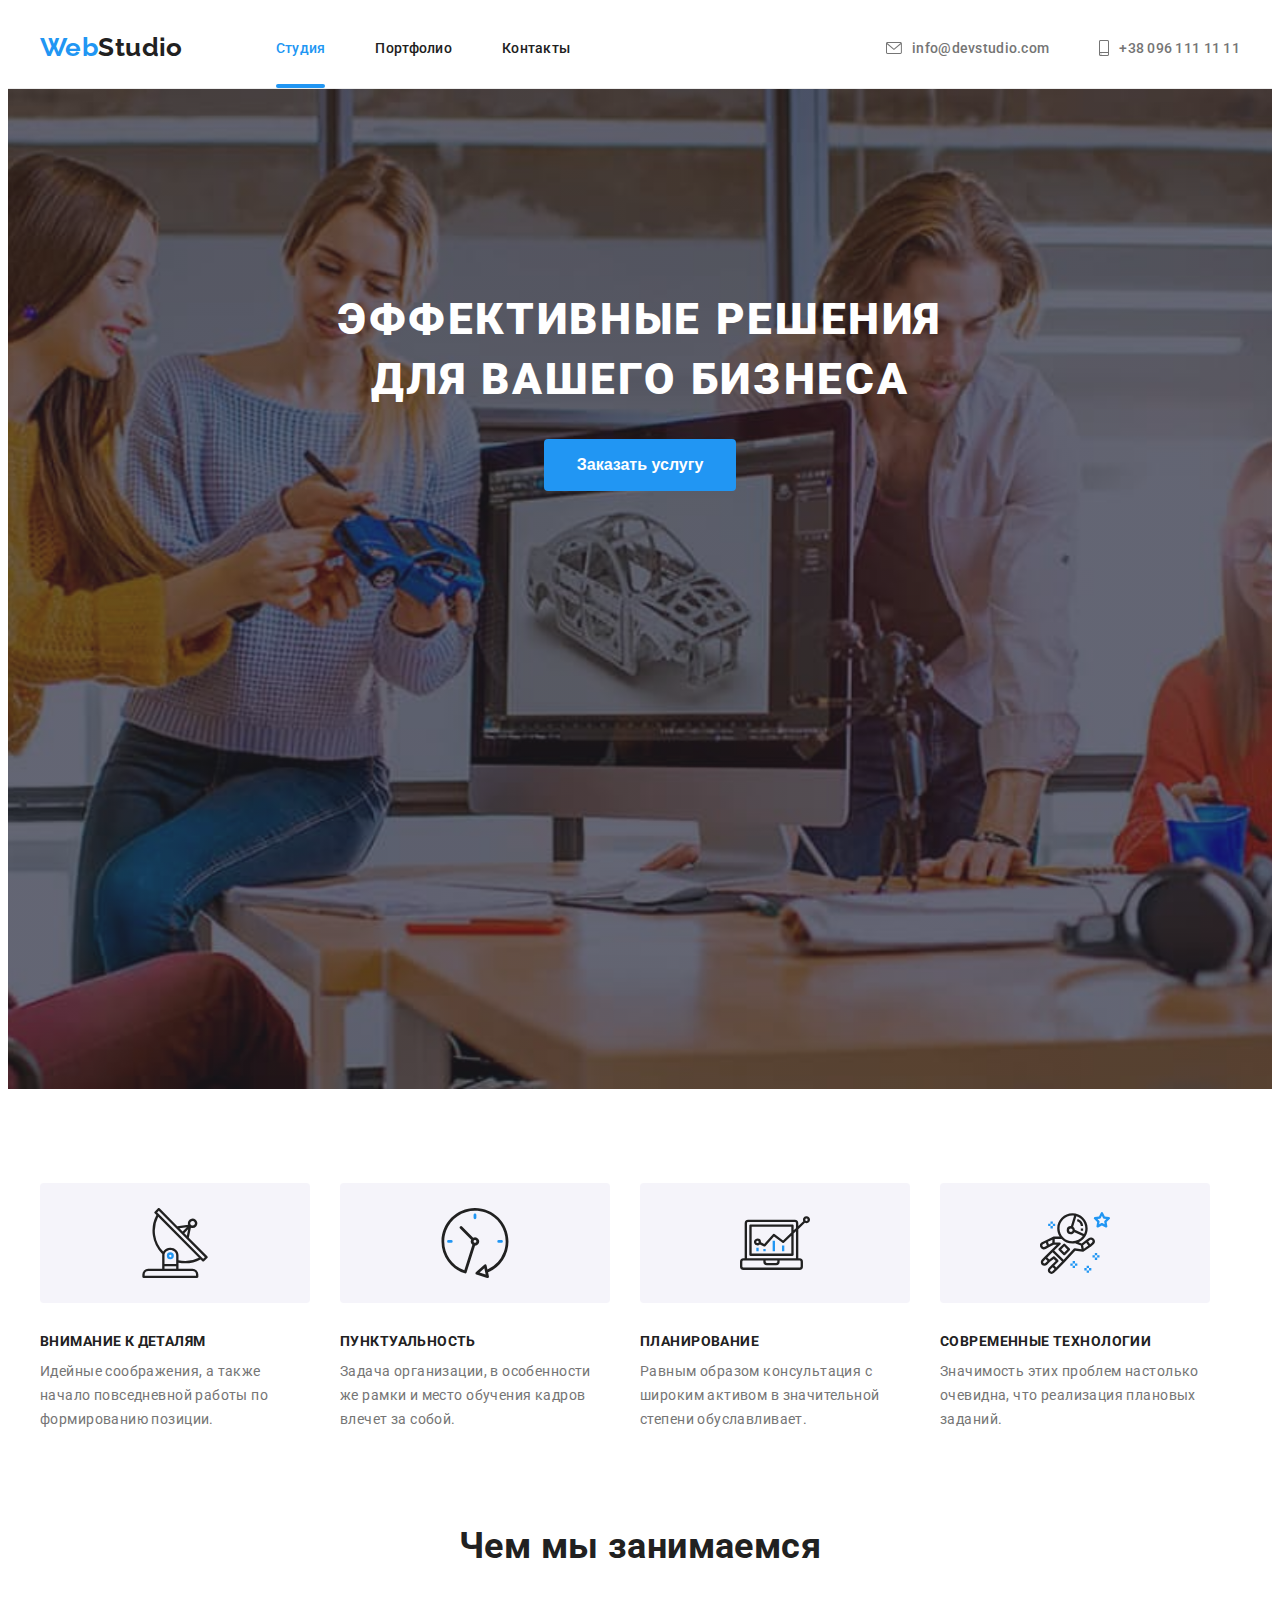
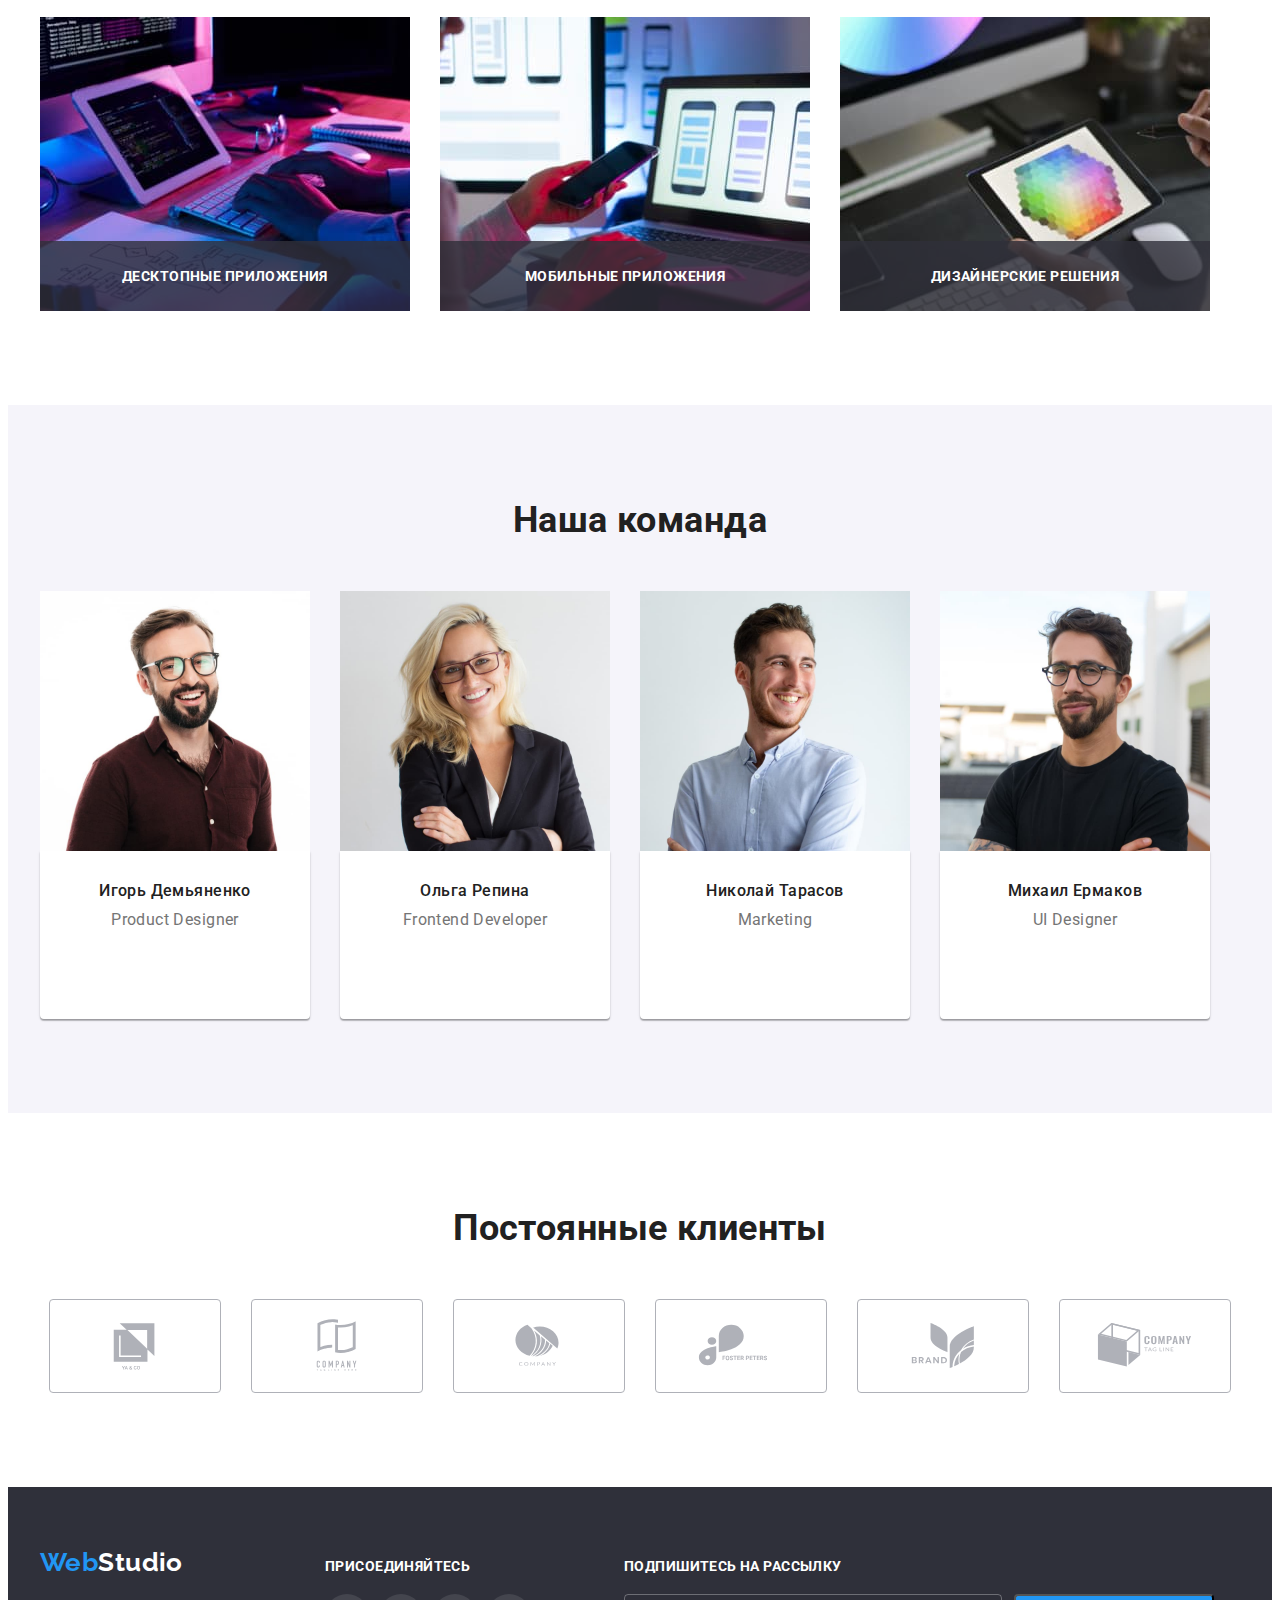
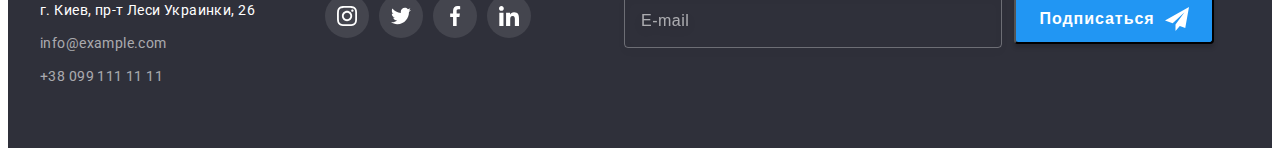
<file: index.html>
<!DOCTYPE html>
<html lang="ru">
  <head>
    <meta charset="UTF-8" />
    <meta http-equiv="X-UA-Compatible" content="IE=edge" />
    <meta name="viewport" content="width=device-width, initial-scale=1.0" />
    <title>Студия</title>
    <link rel="preconnect" href="https://fonts.googleapis.com" />
    <link rel="preconnect" href="https://fonts.gstatic.com" crossorigin />
    <link
      href="https://fonts.googleapis.com/css2?family=Raleway:wght@700&family=Roboto:wght@400;500;700;900&display=swap"
      rel="stylesheet"
    />
    <link
      rel="stylesheet"
      href="https://cdnjs.cloudflare.com/ajax/libs/modern-normalize/1.1.0/modern-normalize.min.css"
      integrity="sha512-wpPYUAdjBVSE4KJnH1VR1HeZfpl1ub8YT/NKx4PuQ5NmX2tKuGu6U/JRp5y+Y8XG2tV+wKQpNHVUX03MfMFn9Q=="
      crossorigin="anonymous"
      referrerpolicy="no-referrer"
    />
    <link rel="stylesheet" href="./css/main.min.css" />
  </head>
  <body>
    <header class="header">
      <div class="container">
        <!--logo-->
        <a class="logo header__logo link" href="./index.html">
          <span class="logo-blue">Web</span>Studio
        </a>
        <!--menu-->
        <nav class="header__nav">
          <ul class="header__menu list">
            <li class="header__item">
              <a class="header__link link current" href="./index.html"
                >Студия</a
              >
            </li>
            <li class="header__item">
              <a class="header__link link" href="./portfolio.html">Портфолио</a>
            </li>
            <li class="header__item">
              <a class="header__link link" href="#contacts">Контакты</a>
            </li>
          </ul>
        </nav>
        <!--contacts-->
        <ul class="header__contact list">
          <li class="header__item">
            <a class="header__mail link" href="mailto:info@devstudio.com">
              <svg class="mail-icon" width="16" height="12">
                <use href="./images/icons.svg#icon-mail"></use></svg
              >info@devstudio.com</a
            >
          </li>
          <li class="header__item">
            <a class="header__tel link" href="tel:+380961111111">
              <svg class="tel-icon" width="10" height="16">
                <use href="./images/icons.svg#icon-tel"></use></svg
              >+38 096 111 11 11</a
            >
          </li>
        </ul>
      </div>
    </header>
    <main>
      <!--business solutions-->
      <section class="solutions">
        <div class="container">
          <h1 class="solutions__title">
            Эффективные решения <br />
            для вашего бизнеса
          </h1>
          <button type="button" class="solutions__button" data-modal-open>
            Заказать услугу
          </button>
        </div>
      </section>
      <!--our benefits-->
      <section class="benefits">
        <div class="container">
          <ul class="benefits__menu list">
            <li class="benefits__item icon-antenna">
              <h3 class="benefits__title">Внимание к деталям</h3>
              <p class="benefits__text">
                Идейные соображения, а также начало повседневной работы по
                формированию позиции.
              </p>
            </li>
            <li class="benefits__item icon-clock">
              <h3 class="benefits__title">Пунктуальность</h3>
              <p class="benefits__text">
                Задача организации, в особенности же рамки и место обучения
                кадров влечет за собой.
              </p>
            </li>
            <li class="benefits__item icon-comp">
              <h3 class="benefits__title">Планирование</h3>
              <p class="benefits__text">
                Равным образом консультация с широким активом в значительной
                степени обуславливает.
              </p>
            </li>
            <li class="benefits__item icon-astronaut">
              <h3 class="benefits__title">Современные технологии</h3>
              <p class="benefits__text">
                Значимость этих проблем настолько очевидна, что реализация
                плановых заданий.
              </p>
            </li>
          </ul>
        </div>
      </section>
      <!--what are we doing-->
      <section class="doing">
        <div class="container">
          <h2 class="doing__title">Чем мы занимаемся</h2>
          <ul class="doing__menu list">
            <!--рис 1-->
            <li class="doing__item">
              <img
                src="./images/img_1.jpg"
                alt="рис_1"
                width="370"
                height="294"
              />
              <h2 class="doing__label">Десктопные приложения</h2>
            </li>
            <!--рис 2-->
            <li class="doing__item">
              <img
                src="./images/img_2.jpg"
                alt="рис_2"
                width="370"
                height="294"
              />
              <h2 class="doing__label">Мобильные приложения</h2>
            </li>
            <!--рис 3-->
            <li class="doing__item">
              <img
                src="./images/img_3.jpg"
                alt="рис_3"
                width="370"
                height="294"
              />
              <h2 class="doing__label">Дизайнерские решения</h2>
            </li>
          </ul>
        </div>
      </section>
      <!--our team-->
      <section class="team">
        <div class="container">
          <h2 class="team__title">Наша команда</h2>
          <ul class="team__menu list">
            <li class="team__item">
              <img
                class="team__img"
                src="./images/c_1.jpg"
                alt="демьяненко"
                width="270"
                height="260"
              />
              <div class="team__member">
                <h3 class="team__name">Игорь Демьяненко</h3>
                <p class="team__skill">Product Designer</p>
                <ul class="social team--menu list">
                  <li class="social__item">
                    <a class="social__link team--link link" href="">
                      <svg class="team--icon" width="20" height="20">
                        <use href="./images/icons.svg#icon-instagram"></use>
                      </svg>
                    </a>
                  </li>
                  <li class="social__item">
                    <a class="social__link team--link link" href="">
                      <svg class="team--icon" width="20" height="20">
                        <use href="./images/icons.svg#icon-twitter"></use>
                      </svg>
                    </a>
                  </li>
                  <li class="social__item">
                    <a class="social__link team--link link" href="">
                      <svg class="team--icon" width="20" height="20">
                        <use href="./images/icons.svg#icon-facebook"></use>
                      </svg>
                    </a>
                  </li>
                  <li class="social__item">
                    <a class="social__link team--link link" href="">
                      <svg class="team--icon" width="20" height="20">
                        <use href="./images/icons.svg#icon-linkedin"></use>
                      </svg>
                    </a>
                  </li>
                </ul>
              </div>
            </li>
            <li class="team__item">
              <img
                class="team__img"
                src="./images/c_2.jpg"
                alt="репина"
                width="270"
                height="260"
              />
              <div class="team__member">
                <h3 class="team__name">Ольга Репина</h3>
                <p class="team__skill">Frontend Developer</p>
                <ul class="social team--menu list">
                  <li class="social__item">
                    <a class="social__link team--link link" href="">
                      <svg class="team--icon" width="20" height="20">
                        <use href="./images/icons.svg#icon-instagram"></use>
                      </svg>
                    </a>
                  </li>
                  <li class="social__item">
                    <a class="social__link team--link link" href="">
                      <svg class="team--icon" width="20" height="20">
                        <use href="./images/icons.svg#icon-twitter"></use>
                      </svg>
                    </a>
                  </li>
                  <li class="social__item">
                    <a class="social__link team--link link" href="">
                      <svg class="team--icon" width="20" height="20">
                        <use href="./images/icons.svg#icon-facebook"></use>
                      </svg>
                    </a>
                  </li>
                  <li class="social__item">
                    <a class="social__link team--link link" href="">
                      <svg class="team--icon" width="20" height="20">
                        <use href="./images/icons.svg#icon-linkedin"></use>
                      </svg>
                    </a>
                  </li>
                </ul>
              </div>
            </li>
            <li class="team__item">
              <img
                class="team__img"
                src="./images/c_3.jpg"
                alt="тарасов"
                width="270"
                height="260"
              />
              <div class="team__member">
                <h3 class="team__name">Николай Тарасов</h3>
                <p class="team__skill">Marketing</p>
                <ul class="social team--menu list">
                  <li class="social__item">
                    <a class="social__link team--link link" href="">
                      <svg class="team--icon" width="20" height="20">
                        <use href="./images/icons.svg#icon-instagram"></use>
                      </svg>
                    </a>
                  </li>
                  <li class="social__item">
                    <a class="social__link team--link link" href="">
                      <svg class="team--icon" width="20" height="20">
                        <use href="./images/icons.svg#icon-twitter"></use>
                      </svg>
                    </a>
                  </li>
                  <li class="social__item">
                    <a class="social__link team--link link" href="">
                      <svg class="team--icon" width="20" height="20">
                        <use href="./images/icons.svg#icon-facebook"></use>
                      </svg>
                    </a>
                  </li>
                  <li class="social__item">
                    <a class="social__link team--link link" href="">
                      <svg class="team--icon" width="20" height="20">
                        <use href="./images/icons.svg#icon-linkedin"></use>
                      </svg>
                    </a>
                  </li>
                </ul>
              </div>
            </li>
            <li class="team__item">
              <img
                class="team__img"
                src="./images/c_4.jpg"
                alt="ермаков"
                width="270"
                height="260"
              />
              <div class="team__member">
                <h3 class="team__name">Михаил Ермаков</h3>
                <p class="team__skill">UI Designer</p>
                <ul class="social team--menu list">
                  <li class="social__item">
                    <a class="social__link team--link link" href="">
                      <svg class="team--icon" width="20" height="20">
                        <use href="./images/icons.svg#icon-instagram"></use>
                      </svg>
                    </a>
                  </li>
                  <li class="social__item">
                    <a class="social__link team--link link" href="">
                      <svg class="team--icon" width="20" height="20">
                        <use href="./images/icons.svg#icon-twitter"></use>
                      </svg>
                    </a>
                  </li>
                  <li class="social__item">
                    <a class="social__link team--link link" href="">
                      <svg class="team--icon" width="20" height="20">
                        <use href="./images/icons.svg#icon-facebook"></use>
                      </svg>
                    </a>
                  </li>
                  <li class="social__item">
                    <a class="social__link team--link link" href="">
                      <svg class="team--icon" width="20" height="20">
                        <use href="./images/icons.svg#icon-linkedin"></use>
                      </svg>
                    </a>
                  </li>
                </ul>
              </div>
            </li>
          </ul>
        </div>
      </section>
      <!--our clients-->
      <section class="client">
        <div class="container">
          <h2 class="client__title">Постоянные клиенты</h2>
          <ul class="client__menu list">
            <li class="client__item">
              <a class="client__link link" href="">
                <svg class="client__icon" width="106" height="60">
                  <use href="./images/icons.svg#icon-client_1"></use>
                </svg>
              </a>
            </li>
            <li class="client__item">
              <a class="client__link link" href="">
                <svg class="client__icon" width="106" height="60">
                  <use href="./images/icons.svg#icon-client_2"></use>
                </svg>
              </a>
            </li>
            <li class="client__item">
              <a class="client__link link" href="">
                <svg class="client__icon" width="106" height="60">
                  <use href="./images/icons.svg#icon-client_3"></use>
                </svg>
              </a>
            </li>
            <li class="client__item">
              <a class="client__link link" href="">
                <svg class="client__icon" width="106" height="60">
                  <use href="./images/icons.svg#icon-client_4"></use>
                </svg>
              </a>
            </li>
            <li class="client__item">
              <a class="client__link link" href="">
                <svg class="client__icon" width="106" height="60">
                  <use href="./images/icons.svg#icon-client_5"></use>
                </svg>
              </a>
            </li>
            <li class="client__item">
              <a class="client__link link" href="">
                <svg class="client__icon" width="106" height="60">
                  <use href="./images/icons.svg#icon-client_6"></use>
                </svg>
              </a>
            </li>
          </ul>
        </div>
      </section>
    </main>
    <footer class="footer">
      <div class="container">
        <div class="contact">
          <!--logo-->
          <a class="logo footer__logo link" href="./index.html">
            <span class="logo-blue">Web</span>Studio
          </a>
          <!--address-->
          <address class="address" id="contacts">
            <ul class="address__menu list">
              <li class="address__item">
                <a
                  class="address__map link"
                  href="https://goo.gl/maps/RR3jkTfYmtPLp5M26"
                  >г. Киев, пр-т Леси Украинки, 26</a
                >
              </li>
              <li class="address__item">
                <a class="address__mail link" href="mailto:info@devstudio.com"
                  >info@example.com</a
                >
              </li>
              <li class="address__item">
                <a class="address__tel link" href="tel:+380991111111"
                  >+38 099 111 11 11</a
                >
              </li>
            </ul>
          </address>
        </div>
        <!--join-->
        <div class="join">
          <h3 class="join__title">присоединяйтесь</h3>
          <ul class="social list">
            <li class="join__item">
              <a class="social__link join__link link" href="">
                <svg class="join__icon" width="20" height="20">
                  <use href="./images/icons.svg#icon-instagram_2"></use>
                </svg>
              </a>
            </li>
            <li class="join__item">
              <a class="social__link join__link link" href="">
                <svg class="join__icon" width="20" height="20">
                  <use href="./images/icons.svg#icon-twitter_2"></use>
                </svg>
              </a>
            </li>
            <li class="join__item">
              <a class="social__link join__link link" href="">
                <svg class="join__icon" width="20" height="20">
                  <use href="./images/icons.svg#icon-facebook_2"></use>
                </svg>
              </a>
            </li>
            <li class="join__item">
              <a class="social__link join__link link" href="">
                <svg class="join__icon" width="20" height="20">
                  <use href="./images/icons.svg#icon-linkedin_2"></use>
                </svg>
              </a>
            </li>
          </ul>
        </div>
        <!--subscriber-->
        <div class="subscriber">
          <h3 class="subscriber__title">Подпишитесь на рассылку</h3>
          <form class="subscriber__form">
            <input
              class="subscriber__field"
              type="email"
              name="email"
              placeholder="E-mail"
            />
            <button class="subscriber__button" type="submit">
              <span class="subscriber__label">Подписаться</span>
              <svg class="subscriber__icon" width="24" height="24">
                <use href="./images/icons.svg#icon-send"></use>
              </svg>
            </button>
          </form>
        </div>
      </div>
    </footer>
    <!--modal window-->
    <div class="backdrop is-hidden" data-modal>
      <div class="modal">
        <button type="button" class="modal-close" data-modal-close>
          <svg class="modal-close-icon" width="18" height="18">
            <use href="./images/icons.svg#icon-close"></use>
          </svg>
        </button>
        <p class="modal-title">Оставьте свои данные, мы вам перезвоним</p>
        <form class="injection">
          <div class="modal-injection">
            <label class="injection-label" for="injection-name">Имя</label>
            <div class="injection-wrap">
              <input
                class="injection-field"
                type="text"
                name="name"
                id="injection-name"
              />
              <svg class="injection-icon" width="18" height="18">
                <use href="./images/icons.svg#icon-person"></use>
              </svg>
            </div>
          </div>
          <div class="modal-injection">
            <label class="injection-label" for="injection-tel">Телефон</label>
            <div class="injection-wrap">
              <input
                class="injection-field"
                type="tel"
                name="tel"
                id="injection-tel"
              />
              <svg class="injection-icon" width="18" height="18">
                <use href="./images/icons.svg#icon-phone"></use>
              </svg>
            </div>
          </div>
          <div class="modal-injection">
            <label class="injection-label" for="injection-email">Почта</label>
            <div class="injection-wrap">
              <input
                class="injection-field"
                type="email"
                name="email"
                id="injection-email"
              />
              <svg class="injection-icon" width="18" height="18">
                <use href="./images/icons.svg#icon-email"></use>
              </svg>
            </div>
          </div>
          <div class="modal-injection">
            <label class="injection-label" for="injection-comment"
              >Комментарий</label
            >
            <textarea
              class="injection-textarea"
              name="comment"
              id="injection-comment"
              placeholder="Введите текст"
            ></textarea>
          </div>
          <div class="modal-injection">
            <input
              class="injection-check visually-hidden"
              type="checkbox"
              name="policy"
              id="injection-conditions"
              value="true"
            />
            <label class="injection-policy" for="injection-conditions">
              <span class="check-box">
                <svg class="check-icon" width="13" height="10">
                  <use href="./images/icons.svg#icon-check"></use>
                </svg>
              </span>
              Соглашаюсь с рассылкой и принимаю&nbsp;
              <a class="injection-link" href="">Условия договора</a>
            </label>
          </div>
          <button class="injection-button" type="submit">Отправить</button>
        </form>
      </div>
    </div>
    <script src="./js/modal.js"></script>
  </body>
</html>
</file>
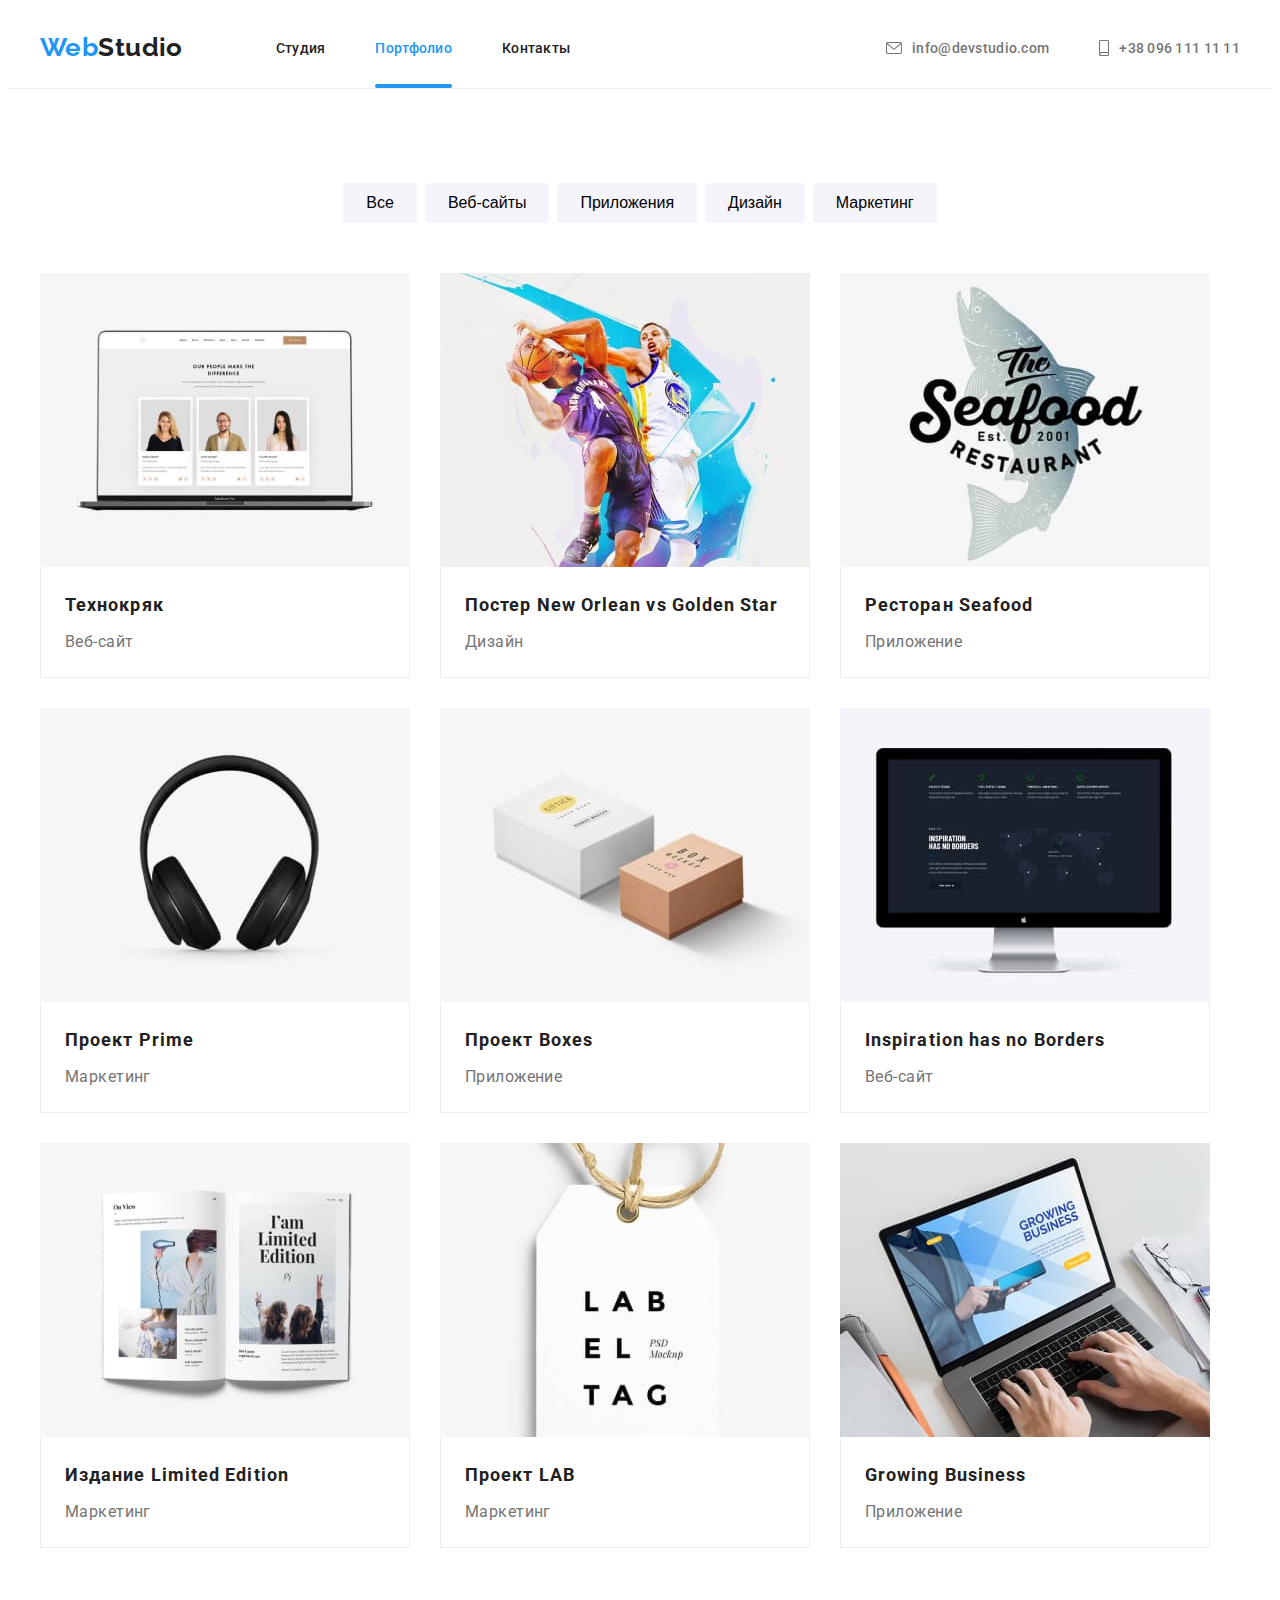
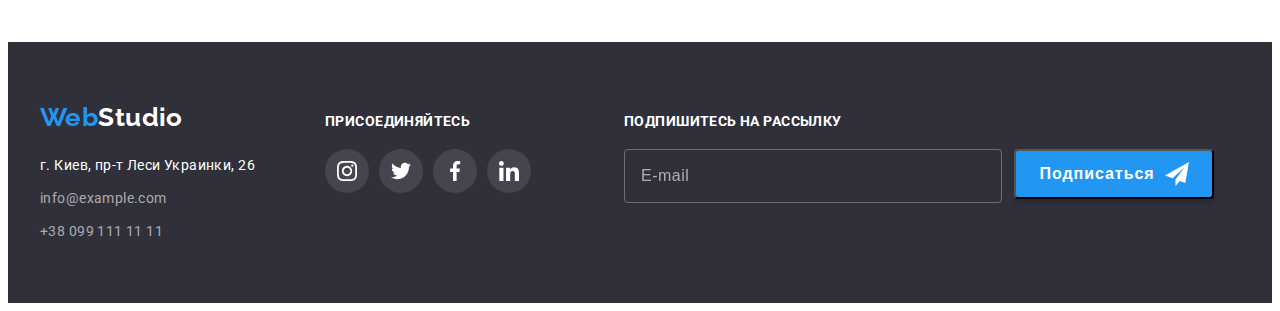
<file: portfolio.html>
<!DOCTYPE html>
<html lang="ru">
  <head>
    <meta charset="UTF-8" />
    <meta http-equiv="X-UA-Compatible" content="IE=edge" />
    <meta name="viewport" content="width=device-width, initial-scale=1.0" />
    <title>Портфолио</title>
    <link rel="preconnect" href="https://fonts.googleapis.com" />
    <link rel="preconnect" href="https://fonts.gstatic.com" crossorigin />
    <link
      href="https://fonts.googleapis.com/css2?family=Raleway:wght@700&family=Roboto:wght@400;500;700;900&display=swap"
      rel="stylesheet"
    />
    <link
      rel="stylesheet"
      href="https://cdnjs.cloudflare.com/ajax/libs/modern-normalize/1.1.0/modern-normalize.min.css"
      integrity="sha512-wpPYUAdjBVSE4KJnH1VR1HeZfpl1ub8YT/NKx4PuQ5NmX2tKuGu6U/JRp5y+Y8XG2tV+wKQpNHVUX03MfMFn9Q=="
      crossorigin="anonymous"
      referrerpolicy="no-referrer"
    />
    <link rel="stylesheet" href="./css/main.min.css" />
  </head>
  <body>
    <header class="header">
      <div class="container">
        <!--logo-->
        <a class="logo header__logo link" href="./index.html">
          <span class="logo-blue">Web</span>Studio
        </a>
        <!--menu-->
        <nav class="header__nav">
          <ul class="header__menu list">
            <li class="header__item">
              <a class="header__link link" href="./index.html">Студия</a>
            </li>
            <li class="header__item">
              <a class="header__link link current" href="./portfolio.html"
                >Портфолио</a
              >
            </li>
            <li class="header__item">
              <a class="header__link link" href="#contacts">Контакты</a>
            </li>
          </ul>
        </nav>
        <!--contacts-->
        <ul class="header__contact list">
          <li class="header__item">
            <a class="header__mail link" href="mailto:info@devstudio.com">
              <svg class="mail-icon" width="16" height="12">
                <use href="./images/icons.svg#icon-mail"></use></svg
              >info@devstudio.com</a
            >
          </li>
          <li class="header__item">
            <a class="header__tel link" href="tel:+380961111111">
              <svg class="tel-icon" width="10" height="16">
                <use href="./images/icons.svg#icon-tel"></use></svg
              >+38 096 111 11 11</a
            >
          </li>
        </ul>
      </div>
    </header>
    <main>
      <section class="portfolio">
        <h2 class="visually-hidden">Портфолио</h2>
        <!--filter-->
        <div class="container">
          <ul class="portfolio-b list">
            <li class="portfolio-b-item">
              <button type="button" class="portfolio-button">Все</button>
            </li>
            <li class="portfolio-b-item">
              <button type="button" class="portfolio-button">Веб-сайты</button>
            </li>
            <li class="portfolio-b-item">
              <button type="button" class="portfolio-button">Приложения</button>
            </li>
            <li class="portfolio-b-item">
              <button type="button" class="portfolio-button">Дизайн</button>
            </li>
            <li class="portfolio-b-item">
              <button type="button" class="portfolio-button">Маркетинг</button>
            </li>
          </ul>
          <!--menu-->
          <ul class="portfolio-menu list">
            <li class="portfolio-m-item">
              <a class="portfolio-m-link link" href="">
                <div class="portfolio-m-overlay">
                  <img
                    class="portfolio-m-img"
                    src="./images/1_t.jpg"
                    alt="технокряк"
                    width="370"
                    height="294"
                  />
                  <p class="portfolio-m-overtext">
                    Ресурс предлагает комплексные предложения с разным уровнем
                    функционала и сервисов. Все это позволит посетителю получить
                    исчерпывающие сведения о компании или частном лице.
                  </p>
                </div>
                <div class="portfolio-m-project">
                  <h2 class="portfolio-m-title">Технокряк</h2>
                  <p class="portfolio-m-text">Веб-сайт</p>
                </div>
              </a>
            </li>
            <li class="portfolio-m-item">
              <a class="portfolio-m-link link" href="">
                <div class="portfolio-m-overlay">
                  <img
                    class="portfolio-m-img"
                    src="./images/2_pno_gs.jpg"
                    alt="постер"
                    width="370"
                    height="294"
                  />
                  <p class="portfolio-m-overtext">
                    Ресурс предлагает комплексные предложения с разным уровнем
                    функционала и сервисов. Все это позволит посетителю получить
                    исчерпывающие сведения о компании или частном лице. Ресурс
                    предлагает комплексные предложения с разным уровнем
                    функционала и сервисов. Все это позволит посетителю получить
                    исчерпывающие сведения о компании или частном лице.
                  </p>
                </div>
                <div class="portfolio-m-project">
                  <h2 class="portfolio-m-title">
                    Постер New Orlean vs Golden Star
                  </h2>
                  <p class="portfolio-m-text">Дизайн</p>
                </div>
              </a>
            </li>
            <li class="portfolio-m-item">
              <a class="portfolio-m-link link" href="">
                <div class="portfolio-m-overlay">
                  <img
                    class="portfolio-m-img"
                    src="./images/3_rs.jpg"
                    alt="ресторан"
                    width="370"
                    height="294"
                  />
                  <p class="portfolio-m-overtext">
                    Ресурс предлагает комплексные предложения с разным уровнем
                    функционала и сервисов. Все это позволит посетителю получить
                    исчерпывающие сведения о компании или частном лице.
                  </p>
                </div>
                <div class="portfolio-m-project">
                  <h2 class="portfolio-m-title">Ресторан Seafood</h2>
                  <p class="portfolio-m-text">Приложение</p>
                </div>
              </a>
            </li>
            <li class="portfolio-m-item">
              <a class="portfolio-m-link link" href="">
                <div class="portfolio-m-overlay">
                  <img
                    class="portfolio-m-img"
                    src="./images/4_pp.jpg"
                    alt="прайм"
                    width="370"
                    height="294"
                  />
                  <p class="portfolio-m-overtext">
                    Ресурс предлагает комплексные предложения с разным уровнем
                    функционала и сервисов. Все это позволит посетителю получить
                    исчерпывающие сведения о компании или частном лице.
                  </p>
                </div>
                <div class="portfolio-m-project">
                  <h2 class="portfolio-m-title">Проект Prime</h2>
                  <p class="portfolio-m-text">Маркетинг</p>
                </div>
              </a>
            </li>
            <li class="portfolio-m-item">
              <a class="portfolio-m-link link" href="">
                <div class="portfolio-m-overlay">
                  <img
                    class="portfolio-m-img"
                    src="./images/5_pb.jpg"
                    alt="боксы"
                    width="370"
                    height="294"
                  />
                  <p class="portfolio-m-overtext">
                    Ресурс предлагает комплексные предложения с разным уровнем
                    функционала и сервисов. Все это позволит посетителю получить
                    исчерпывающие сведения о компании или частном лице.
                  </p>
                </div>
                <div class="portfolio-m-project">
                  <h2 class="portfolio-m-title">Проект Boxes</h2>
                  <p class="portfolio-m-text">Приложение</p>
                </div>
              </a>
            </li>
            <li class="portfolio-m-item">
              <a class="portfolio-m-link link" href="">
                <div class="portfolio-m-overlay">
                  <img
                    class="portfolio-m-img"
                    src="./images/6_ib.jpg"
                    alt="вдохновение"
                    width="370"
                    height="294"
                  />
                  <p class="portfolio-m-overtext">
                    Ресурс предлагает комплексные предложения с разным уровнем
                    функционала и сервисов. Все это позволит посетителю получить
                    исчерпывающие сведения о компании или частном лице.
                  </p>
                </div>
                <div class="portfolio-m-project">
                  <h2 class="portfolio-m-title">Inspiration has no Borders</h2>
                  <p class="portfolio-m-text">Веб-сайт</p>
                </div>
              </a>
            </li>
            <li class="portfolio-m-item">
              <a class="portfolio-m-link link" href="">
                <div class="portfolio-m-overlay">
                  <img
                    class="portfolio-m-img"
                    src="./images/7_ele.jpg"
                    alt="издание"
                    width="370"
                    height="294"
                  />
                  <p class="portfolio-m-overtext">
                    Ресурс предлагает комплексные предложения с разным уровнем
                    функционала и сервисов. Все это позволит посетителю получить
                    исчерпывающие сведения о компании или частном лице.
                  </p>
                </div>
                <div class="portfolio-m-project">
                  <h2 class="portfolio-m-title">Издание Limited Edition</h2>
                  <p class="portfolio-m-text">Маркетинг</p>
                </div>
              </a>
            </li>
            <li class="portfolio-m-item">
              <a class="portfolio-m-link link" href="">
                <div class="portfolio-m-overlay">
                  <img
                    class="portfolio-m-img"
                    src="./images/8_pl.jpg"
                    alt="лаборатория"
                    width="370"
                    height="294"
                  />
                  <p class="portfolio-m-overtext">
                    Ресурс предлагает комплексные предложения с разным уровнем
                    функционала и сервисов. Все это позволит посетителю получить
                    исчерпывающие сведения о компании или частном лице.
                  </p>
                </div>
                <div class="portfolio-m-project">
                  <h2 class="portfolio-m-title">Проект LAB</h2>
                  <p class="portfolio-m-text">Маркетинг</p>
                </div>
              </a>
            </li>
            <li class="portfolio-m-item">
              <a class="portfolio-m-link link" href="">
                <div class="portfolio-m-overlay">
                  <img
                    class="portfolio-m-img"
                    src="./images/9_gb.jpg"
                    alt="растущий бизнес"
                    width="370"
                    height="294"
                  />
                  <p class="portfolio-m-overtext">
                    Ресурс предлагает комплексные предложения с разным уровнем
                    функционала и сервисов. Все это позволит посетителю получить
                    исчерпывающие сведения о компании или частном лице.
                  </p>
                </div>
                <div class="portfolio-m-project">
                  <h2 class="portfolio-m-title">Growing Business</h2>
                  <p class="portfolio-m-text">Приложение</p>
                </div>
              </a>
            </li>
          </ul>
        </div>
      </section>
    </main>
    <footer class="footer">
      <div class="container">
        <div class="contact">
          <!--logo-->
          <a class="logo footer__logo link" href="./index.html">
            <span class="logo-blue">Web</span>Studio
          </a>
          <!--address-->
          <address class="address" id="contacts">
            <ul class="address__menu list">
              <li class="address__item">
                <a
                  class="address__map link"
                  href="https://goo.gl/maps/RR3jkTfYmtPLp5M26"
                  >г. Киев, пр-т Леси Украинки, 26</a
                >
              </li>
              <li class="address__item">
                <a class="address__mail link" href="mailto:info@devstudio.com"
                  >info@example.com</a
                >
              </li>
              <li class="address__item">
                <a class="address__tel link" href="tel:+380991111111"
                  >+38 099 111 11 11</a
                >
              </li>
            </ul>
          </address>
        </div>
        <!--join-->
        <div class="join">
          <h3 class="join__title">присоединяйтесь</h3>
          <ul class="social list">
            <li class="join__item">
              <a class="social__link join__link link" href="">
                <svg class="join__icon" width="20" height="20">
                  <use href="./images/icons.svg#icon-instagram_2"></use>
                </svg>
              </a>
            </li>
            <li class="join__item">
              <a class="social__link join__link link" href="">
                <svg class="join__icon" width="20" height="20">
                  <use href="./images/icons.svg#icon-twitter_2"></use>
                </svg>
              </a>
            </li>
            <li class="join__item">
              <a class="social__link join__link link" href="">
                <svg class="join__icon" width="20" height="20">
                  <use href="./images/icons.svg#icon-facebook_2"></use>
                </svg>
              </a>
            </li>
            <li class="join__item">
              <a class="social__link join__link link" href="">
                <svg class="join__icon" width="20" height="20">
                  <use href="./images/icons.svg#icon-linkedin_2"></use>
                </svg>
              </a>
            </li>
          </ul>
        </div>
        <!--subscriber-->
        <div class="subscriber">
          <h3 class="subscriber__title">Подпишитесь на рассылку</h3>
          <form class="subscriber__form">
            <input
              class="subscriber__field"
              type="email"
              name="email"
              placeholder="E-mail"
            />
            <button class="subscriber__button" type="submit">
              <span class="subscriber__label">Подписаться</span>
              <svg class="subscriber__icon" width="24" height="24">
                <use href="./images/icons.svg#icon-send"></use>
              </svg>
            </button>
          </form>
        </div>
      </div>
    </footer>
  </body>
</html>
</file>
<file: css/main.min.css>
:root{--pas-txt: #212121;--act-link-txt: #2196F3;--act-btn-txt: #FFFFFF;--hd-cont-txt: #757575;--ftr-cont-txt: rgba(255, 255, 255, 0.6);--sol-bcg: #2F303A;--hero-bcg: #E5E5E5;--team-bcg: #F5F4FA;--trnstn: 250ms cubic-bezier(0.4, 0, 0.2, 1);--ffs: "Roboto", sans-serif}h1,h2,h3,h4,h5,h6,p{margin-top:0px;margin-bottom:0px}ul,ol{margin-top:0px;margin-bottom:0px;padding-left:0px}img{display:block}body{font-family:"Roboto",sans-serif;font-size:14px;letter-spacing:.03em;color:var(--pas-txt);background-color:var(--act-btn-txt)}.list{list-style:none}.link{text-decoration:none}.logo{display:inline-block;font-family:"Raleway";font-style:normal;font-weight:700;font-size:26px;line-height:1.1923076923}.logo-blue{color:var(--act-link-txt)}.social{display:flex;gap:10px}.social__link{display:flex;width:44px;height:44px;border-radius:50%;align-items:center;justify-content:center}.social__link:hover,.social__link:focus{background-color:var(--act-link-txt)}.container{width:1200px;padding-left:15px;padding-right:15px;margin:0 auto}.visually-hidden{position:absolute;white-space:nowrap;width:1px;height:1px;overflow:hidden;border:0;padding:0;clip:rect(0 0 0 0);clip-path:inset(50%);margin:-1px}.header{border-bottom:1px solid #ececec;background:var(--act-btn-txt)}.header .container{display:flex}.header__logo{margin-right:93px;padding-top:24px;padding-bottom:25px;color:var(--pas-txt)}.header__menu{display:flex}.header__item{margin-right:50px}.header__item:last-child{margin-right:0}.header__link{display:block;padding-top:32px;padding-bottom:32px;font-weight:500;line-height:1.1428571429;letter-spacing:.02em;color:var(--pas-txt);transition:color var(--trnstn)}.header__link:hover,.header__link:focus{color:var(--act-link-txt)}.current{color:var(--act-link-txt);position:relative}.current::after{position:absolute;content:"";width:100%;height:4px;border-radius:2px;left:0px;bottom:0px;background-color:#2196f3}.header__contact{display:flex;margin-left:auto}.header__item:not(:last-child){margin-right:50px}.header__mail{display:flex;padding-top:32px;padding-bottom:32px;align-items:center;font-weight:500;line-height:1.1428571429;letter-spacing:.02em;color:var(--hd-cont-txt);transition:color var(--trnstn)}.header__mail:hover,.header__mail:focus{color:var(--act-link-txt)}.header__tel{display:flex;padding-top:32px;padding-bottom:32px;align-items:center;font-weight:500;line-height:1.1428571429;letter-spacing:.02em;color:var(--hd-cont-txt);transition:color var(--trnstn)}.header__tel:hover,.header__tel:focus{color:var(--act-link-txt)}.mail-icon,.tel-icon{margin-right:10px;fill:currentColor}.solutions{padding-top:200px;padding-bottom:200px;text-align:center;background-color:#c4c4c4;background-image:linear-gradient(to right, rgba(47, 48, 58, 0.4), rgba(47, 48, 58, 0.4)),url(../images/solution.jpg);max-width:1600px;min-height:600px;margin:0 auto;background-repeat:no-repeat;background-position:center;background-size:cover}.solutions__title{margin-bottom:30px;font-weight:900;font-size:44px;line-height:1.3636363636;letter-spacing:.06em;text-transform:uppercase;color:var(--act-btn-txt)}.solutions__button{display:inline-block;border-radius:4px;border:1px solid rgba(0,0,0,0);padding:10px 32px;font-weight:700;font-size:16px;line-height:1.875;color:var(--act-btn-txt);background:var(--act-link-txt);cursor:pointer}.benefits{padding-top:94px;padding-bottom:94px;border-color:var(--hero-bcg)}.benefits__menu{display:flex}.benefits__item{width:270px;margin-right:30px}.benefits__item:last-child{margin-right:0}.benefits__item::before{display:block;content:"";height:120px;background-size:70px 70px;background-repeat:no-repeat;background-position:center;border-radius:4px;background-color:var(--team-bcg);margin-bottom:30px}.icon-antenna::before{background-image:url(../images/antenna_1.svg)}.icon-clock::before{background-image:url(../images/clock_2.svg)}.icon-comp::before{background-image:url(../images/comp_3.svg)}.icon-astronaut::before{background-image:url(../images/astronaut_4.svg)}.benefits__title{margin-bottom:10px;font-weight:700;font-size:14px;line-height:1.1428571429;text-transform:uppercase}.benefits__text{line-height:1.7142857143;color:var(--hd-cont-txt)}.doing{padding-bottom:94px;border-color:var(--hero-bcg)}.doing__title{text-align:center;margin-bottom:50px;font-weight:700;font-size:36px;line-height:1.1666666667}.doing__menu{display:flex}.doing__item{margin-right:30px;position:relative}.doing__item:last-child{margin-right:0}.doing__label{display:block;padding-top:27px;padding-bottom:27px;font-weight:700;font-size:14px;line-height:1.1428571429;text-align:center;letter-spacing:.03em;text-transform:uppercase;color:var(--act-btn-txt);background-color:rgba(47,48,58,.8);position:absolute;width:100%;bottom:0px;left:0px}.team{padding-top:94px;padding-bottom:94px;text-align:center;background-color:var(--team-bcg)}.team__title{margin-bottom:50px;font-weight:700;font-size:36px;line-height:1.1666666667}.team__menu{display:flex}.team__item:not(:last-child){margin-right:30px}.team__member{padding-top:30px;padding-bottom:30px;background-color:var(--act-btn-txt);box-shadow:0px 1px 3px rgba(0,0,0,.12),0px 1px 1px rgba(0,0,0,.14),0px 2px 1px rgba(0,0,0,.2);border-radius:0px 0px 4px 4px}.team__name{margin-bottom:10px;font-weight:500;font-size:16px;line-height:1.1875}.team__skill{margin-bottom:16px;font-size:16px;line-height:1.1875;color:var(--hd-cont-txt)}.team--menu{justify-content:center}.team--link{transition:background-color var(--trnstn)}.team--link .team--icon{fill:var(--act-btn-txt)}.team--icon{fill:#afb1b8;transition:fill var(--trnstn)}.client{padding-top:94px;padding-bottom:94px}.client__title{text-align:center;margin-bottom:50px;font-weight:700;font-size:36px;line-height:1.1666666667}.client__menu{display:flex;justify-content:center;gap:30px}.client__link{width:170px;height:92px;display:flex;align-items:center;justify-content:center;border:1px solid #afb1b8;border-radius:4px;transition:border-color var(--trnstn)}.client__link:hover,.client__link:focus{border-color:var(--act-link-txt)}.client__link:hover .client__icon,.client__link:focus .client__icon{fill:var(--act-link-txt)}.client__icon{fill:#afb1b8;transition:fill var(--trnstn)}.portfolio{padding-top:94px;padding-bottom:94px}.portfolio-b{display:flex;justify-content:center;margin-bottom:50px}.portfolio-b-item:not(:last-child){margin-right:8px}.portfolio-button{display:inline-block;border-radius:4px;border:1px solid rgba(0,0,0,0);padding:6px 22px;font-weight:500;font-size:16px;line-height:1.625;text-align:center;background-color:var(--team-bcg);cursor:pointer;transition-property:background-color,color,box-shadow;transition-duration:250ms;transition-timing-function:cubic-bezier(0.4, 0, 0.2, 1)}.portfolio-button:hover,.portfolio-button:focus{background-color:var(--act-link-txt);color:var(--act-btn-txt);box-shadow:0px 3px 1px rgba(0,0,0,.1),0px 1px 2px rgba(0,0,0,.08),0px 2px 2px rgba(0,0,0,.12)}.portfolio-menu{display:flex;flex-wrap:wrap}.portfolio-m-item{width:370px;margin-right:30px;margin-bottom:30px}.portfolio-m-item:nth-child(3n){margin-right:0}.portfolio-m-item:nth-last-child(-n+3){margin-bottom:0}.portfolio-m-link{display:block;transition:box-shadow var(--trnstn)}.portfolio-m-link:hover,.portfolio-m-link:focus{box-shadow:0px 1px 1px rgba(0,0,0,.12),0px 4px 4px rgba(0,0,0,.06),1px 4px 6px rgba(0,0,0,.16)}.portfolio-m-link:hover .portfolio-m-overtext,.portfolio-m-link:focus .portfolio-m-overtext{transform:translateY(0%)}.portfolio-m-overlay{position:relative;overflow:hidden}.portfolio-m-overtext{font-weight:400;font-size:18px;line-height:1.5555555556;letter-spacing:.03em;color:var(--act-btn-txt);background-color:rgba(33,150,243,.9);position:absolute;top:0px;left:0px;height:100%;padding:63px 24px;transform:translateY(101%);transition:transform var(--trnstn);overflow:auto}.portfolio-m-project{padding-top:20px;padding-bottom:20px;padding-left:24px;padding-right:24px;border-left:1px solid #eee;border-right:1px solid #eee;border-bottom:1px solid #eee}.portfolio-m-title{margin-bottom:4px;font-weight:700;font-size:18px;line-height:2;letter-spacing:.06em;color:var(--pas-txt)}.portfolio-m-text{font-size:16px;line-height:1.875;color:var(--hd-cont-txt)}.footer{padding-top:60px;padding-bottom:60px;background-color:var(--sol-bcg)}.footer .container{display:flex;align-items:baseline}.contact{margin-right:70px}.footer__logo{margin-bottom:20px;color:var(--act-btn-txt)}.address{font-style:normal}.address__item{display:block}.address__item:not(:last-child){margin-bottom:9px}.address__map{line-height:1.7142857143;color:var(--act-btn-txt);transition:color var(--trnstn)}.address__map:hover,.address__map:focus{color:var(--act-link-txt)}.address__mail{line-height:1.7142857143;color:rgba(255,255,255,.6);transition:color var(--trnstn)}.address__mail:hover,.address__mail:focus{color:var(--act-link-txt)}.address__tel{line-height:1.7142857143;color:rgba(255,255,255,.6);transition:color var(--trnstn)}.address__tel:hover,.address__tel:focus{color:var(--act-link-txt)}.join{margin-right:93px}.join__title{margin-bottom:20px;font-weight:700;font-size:14px;line-height:1.1428571429;letter-spacing:.03em;text-transform:uppercase;color:var(--act-btn-txt)}.join__link{background-color:rgba(255,255,255,.1);transition:background-color var(--trnstn)}.join__icon{fill:var(--act-btn-txt)}.subscriber__title{margin-bottom:20px;font-weight:700;font-size:14px;line-height:1.1428571429;letter-spacing:.03em;text-transform:uppercase;color:var(--act-btn-txt)}.subscriber__form{display:flex}.subscriber__field{padding-left:16px;margin-right:12px;width:358px;height:50px;border:1px solid rgba(255,255,255,.3);border-radius:4px;filter:drop-shadow(0px 4px 4px rgba(0, 0, 0, 0.15));background-color:rgba(0,0,0,0);color:rgba(255,255,255,.6);transition:border-color var(--trnstn)}.subscriber__field:hover,.subscriber__field:focus{border-color:var(--act-link-txt)}.subscriber__field::placeholder{font-weight:400;font-size:16px;line-height:1.25;letter-spacing:.03em;color:rgba(255,255,255,.6)}.subscriber__button{display:flex;align-items:center;justify-content:center;width:200px;height:50px;border-radius:4px;background-color:var(--act-link-txt);box-shadow:0px 4px 4px rgba(0,0,0,.15);font-weight:700;font-size:16px;line-height:1.875;letter-spacing:.06em;color:var(--act-btn-txt);cursor:pointer}.subscriber__icon{margin-left:10px}.backdrop{position:fixed;top:0px;width:100vw;height:100vh;background-color:rgba(0,0,0,.2);transition:opacity var(--trnstn),visibility var(--trnstn)}.is-hidden{visibility:hidden;opacity:0;pointer-events:none}.modal{padding:40px;width:528px;min-height:581px;border-radius:4px;background-color:var(--act-btn-txt);box-shadow:0px 1px 3px rgba(0,0,0,.12),0px 1px 1px rgba(0,0,0,.14),0px 2px 1px rgba(0,0,0,.2);position:absolute;top:50%;left:50%;transform:translate(-50%, -50%) scale(1);transition:transform var(--trnstn)}.backdrop.is-hidden .modal{transform:translate(-50%, -50%) scale(0)}.modal-close{display:flex;align-items:center;justify-content:center;width:30px;height:30px;background-color:var(--act-btn-txt);border:1px solid rgba(0,0,0,.1);border-radius:50%;position:absolute;top:8px;right:8px}.modal-close-icon{transition:fill var(--trnstn)}.modal-close:hover .modal-close-icon,.modal-close:focus .modal-close-icon{fill:var(--act-link-txt)}.modal-title{margin-bottom:12px;font-weight:700;font-size:20px;line-height:23px;text-align:center;letter-spacing:.03em}.injection{text-align:center}.injection-label{display:block;margin-bottom:4px;text-align:left;font-weight:400;font-size:12px;line-height:1.1666666667;letter-spacing:.01em;color:var(--hd-cont-txt)}.injection-field{display:block;margin-bottom:10px;padding-left:30px;width:100%;height:40px;outline:rgba(0,0,0,0);border:1px solid rgba(33,33,33,.2);border-radius:4px;transition:border-color var(--trnstn)}.injection-field:focus{border-color:var(--act-link-txt)}.injection-field:focus+.injection-icon{fill:var(--act-link-txt)}.injection-field::placeholder{font-weight:400;font-size:12px;line-height:1.1666666667;letter-spacing:.01em;color:rgba(117,117,117,.5)}.injection-wrap{position:relative}.injection-icon{position:absolute;left:12px;top:50%;transform:translateY(-50%);transition:fill var(--trnstn)}.injection-textarea{padding:12px 16px;margin-bottom:20px;width:100%;height:120px;outline:rgba(0,0,0,0);border:1px solid rgba(33,33,33,.2);border-radius:4px;resize:none;transition:border-color var(--trnstn)}.injection-textarea:focus{border-color:var(--act-link-txt)}.injection-textarea::placeholder{font-weight:400;font-size:12px;line-height:1.1666666667;letter-spacing:.01em;color:rgba(117,117,117,.5)}.injection-policy{display:flex;align-items:center;justify-content:center;margin-bottom:30px;font-weight:400;font-size:14px;line-height:1.7142857143;color:var(--hd-cont-txt)}.check-box{display:flex;align-items:center;justify-content:center;margin-right:7px;width:16px;height:15px;border:2px solid var(--pas-txt);border-radius:2px;transition:border-color var(--trnstn)}.injection-check:focus+.injection-policy .check-box{border-color:var(--act-link-txt)}.injection-check:checked+.injection-policy .check-box{background-color:var(--act-link-txt);border:none}.check-icon{fill:rgba(0,0,0,0)}.injection-check:checked+.injection-policy .check-icon{fill:var(--act-btn-txt)}.injection-link{color:var(--act-link-txt)}.injection-button{width:200px;height:50px;border-radius:4px;border:1px solid rgba(0,0,0,0);background-color:var(--act-link-txt);box-shadow:0px 4px 4px rgba(0,0,0,.15);font-weight:700;font-size:16px;line-height:1.875;letter-spacing:.06em;color:var(--act-btn-txt);cursor:pointer}/*# sourceMappingURL=main.min.css.map */
</file>
